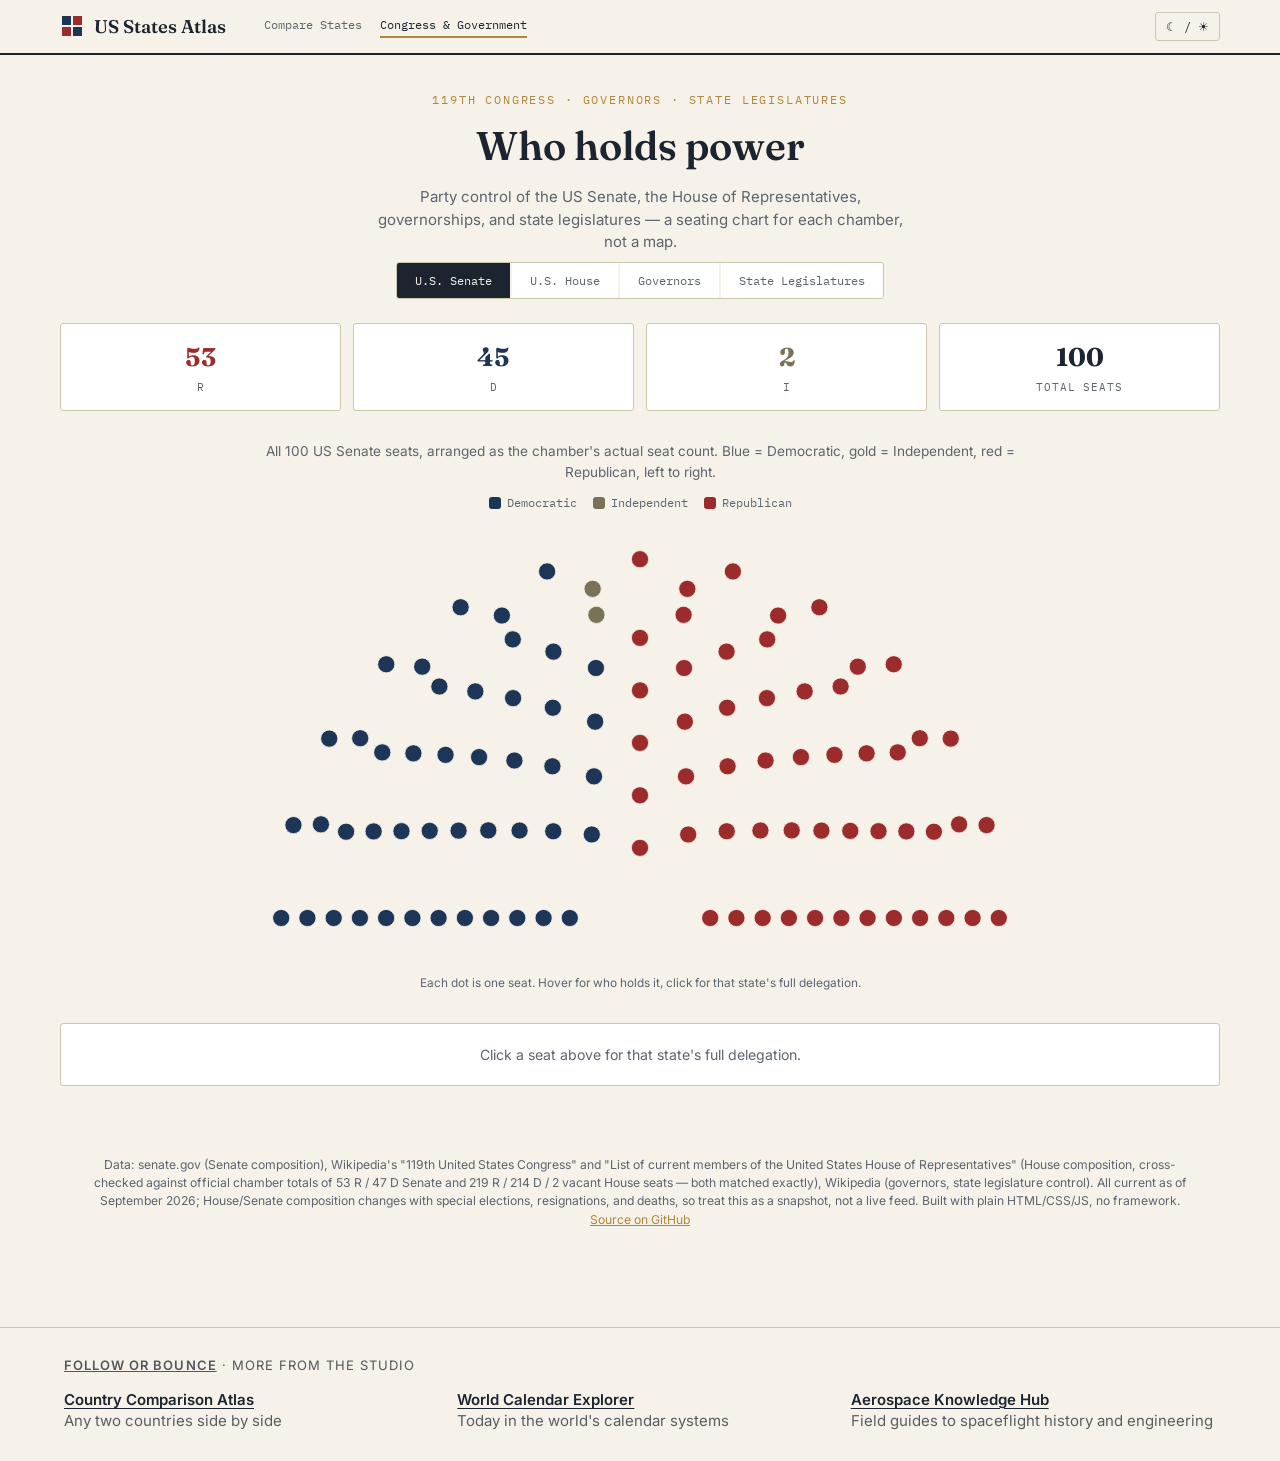
<file: government.html>
<!doctype html>
<html lang="en">
<head>
<meta charset="utf-8" />
<meta name="viewport" content="width=device-width, initial-scale=1" />
<title>Congress & Government — US States Atlas</title>
<link rel="canonical" href="https://followorbounce.github.io/us-states-atlas/government">
<meta property="og:type" content="website">
<meta property="og:site_name" content="US States Atlas">
<meta property="og:title" content="Congress &amp; Government — US States Atlas">
<meta property="og:url" content="https://followorbounce.github.io/us-states-atlas/government">
<meta property="og:description" content="A parliamentary seat chart for party control of the US Senate, House, governorships, and state legislatures.">
<meta property="og:image" content="https://followorbounce.github.io/us-states-atlas/og/government.jpg">
<meta property="og:image:width" content="1200">
<meta property="og:image:height" content="630">
<meta property="og:image:alt" content="Congress &amp; Government — US States Atlas">
<meta name="twitter:card" content="summary_large_image">
<meta name="twitter:image" content="https://followorbounce.github.io/us-states-atlas/og/government.jpg">
<meta name="description" content="A parliamentary seat chart for party control of the US Senate, House, governorships, and state legislatures." />
<link rel="preconnect" href="https://fonts.googleapis.com" />
<link rel="preconnect" href="https://fonts.gstatic.com" crossorigin />
<link href="https://fonts.googleapis.com/css2?family=Fraunces:wght@500;600;700&family=Inter:wght@400;500;600;700&family=IBM+Plex+Mono:wght@400;500;700&display=swap" rel="stylesheet" />
<link rel="stylesheet" href="style.css" />
<script defer src="https://static.cloudflareinsights.com/beacon.min.js" data-cf-beacon='{"token": "bba4e16a7d9b4d9985eda0cda2624e60"}'></script>
<!-- fob-ga --><script async src="https://www.googletagmanager.com/gtag/js?id=G-CE86H6X7Z7"></script>
<script>window.dataLayer=window.dataLayer||[];function gtag(){dataLayer.push(arguments);}gtag('js',new Date());gtag('config','G-CE86H6X7Z7');</script><!-- /fob-ga -->
</head>
<body>
<header class="topbar">
  <div class="topbar-inner">
    <a class="brand" href="index.html">
      <svg class="glyph" viewBox="0 0 24 24" fill="none" xmlns="http://www.w3.org/2000/svg">
        <rect x="2" y="2" width="9" height="9" fill="#1d3557"/>
        <rect x="13" y="2" width="9" height="9" fill="#9c2b2b"/>
        <rect x="2" y="13" width="9" height="9" fill="#9c2b2b"/>
        <rect x="13" y="13" width="9" height="9" fill="#1d3557"/>
      </svg>
      US States Atlas
    </a>
    <nav class="site-nav">
      <a href="index.html">Compare States</a>
      <a href="government.html" class="active">Congress &amp; Government</a>
    </nav>
    <button class="theme-toggle" id="themeToggle" type="button">☾ / ☀</button>
  </div>
</header>

<main class="wrap">
  <section class="hero">
    <div class="eyebrow">119th Congress · governors · state legislatures</div>
    <h1>Who holds power</h1>
    <p>Party control of the US Senate, the House of Representatives, governorships, and state legislatures — a seating chart for each chamber, not a map.</p>
  </section>

  <section class="layer-toggle" role="group" aria-label="Chamber / institution">
    <button type="button" class="layer-btn active" data-layer="senate">U.S. Senate</button>
    <button type="button" class="layer-btn" data-layer="house">U.S. House</button>
    <button type="button" class="layer-btn" data-layer="governor">Governors</button>
    <button type="button" class="layer-btn" data-layer="legislature">State Legislatures</button>
  </section>

  <section class="gov-summary" id="govSummary"></section>

  <section class="map-section">
    <div class="map-hint" id="layerHint"></div>
    <div class="party-legend" id="partyLegend"></div>
    <div class="hemicycle-wrap">
      <svg id="hemicycle" class="hemicycle-svg" viewBox="0 0 1000 560"></svg>
    </div>
    <div class="map-caption">Each dot is one seat. Hover for who holds it, click for that state's full delegation.</div>
  </section>

  <section class="state-detail" id="stateDetail">
    <p class="state-detail-hint">Click a seat above for that state's full delegation.</p>
  </section>

  <footer>
    Data: senate.gov (Senate composition), Wikipedia's "119th United States Congress" and "List of current members of the United States House of Representatives" (House composition, cross-checked against official chamber totals of 53 R / 47 D Senate and 219 R / 214 D / 2 vacant House seats — both matched exactly), Wikipedia (governors, state legislature control). All current as of September 2026; House/Senate composition changes with special elections, resignations, and deaths, so treat this as a snapshot, not a live feed. Built with plain HTML/CSS/JS, no framework.<br />
    <a href="https://github.com/followorbounce/us-states-atlas" target="_blank" rel="noopener">Source on GitHub</a>
  </footer>
</main>

<script src="js/data/states.js"></script>
<script src="js/government.js"></script>
<!-- fob-network -->
<aside class="fob-net" aria-label="More from Follow or Bounce"><style>.fob-net{border-top:1px solid;border-color:color-mix(in srgb,currentColor 22%,transparent);margin-top:48px;padding:28px max(16px,env(safe-area-inset-right,0px)) calc(28px + env(safe-area-inset-bottom,0px)) max(16px,env(safe-area-inset-left,0px));font-size:15px;line-height:1.45;clear:both}.fob-net>div{max-width:72rem;margin:0 auto}.fob-net p{margin:0 0 14px;font-size:13px;letter-spacing:.08em;text-transform:uppercase;opacity:.75}.fob-net p a{color:inherit;font-weight:600}.fob-net ul{list-style:none;margin:0;padding:0;display:grid;grid-template-columns:repeat(auto-fit,minmax(14rem,1fr));gap:10px 28px}.fob-net li a{display:block;min-height:44px;color:inherit;text-decoration:none}.fob-net li b{display:block;font-weight:600;text-decoration:underline;text-underline-offset:3px;text-decoration-thickness:1px}.fob-net li span{display:block;opacity:.72}.fob-net a:focus-visible{outline:2px solid currentColor;outline-offset:3px}</style><div><p><a href="https://followorbounce.github.io/">Follow or Bounce</a> · more from the studio</p><ul><li><a href="https://followorbounce.github.io/country-atlas/"><b>Country Comparison Atlas</b><span>Any two countries side by side</span></a></li><li><a href="https://followorbounce.github.io/world-calendar-explorer/"><b>World Calendar Explorer</b><span>Today in the world&#x27;s calendar systems</span></a></li><li><a href="https://followorbounce.github.io/aerospace/"><b>Aerospace Knowledge Hub</b><span>Field guides to spaceflight history and engineering</span></a></li></ul></div></aside>
<!-- /fob-network -->
</body>
</html>
</file>
<file: style.css>
/* ============================================================
   US States Atlas — design system.
   "Civic blueprint / census report" aesthetic — distinct from this
   account's other comparison sites (tarot's Bauhaus look, the
   calendar's antique observatory look, country-atlas's GIS/National
   Geographic look). Navy (Side A) / brick red (Side B) on cream,
   like an official government report with a technical-schematic
   edge (fitting the tile-grid map's honestly-schematic nature).
   ============================================================ */
:root {
  --paper: #f6f2e9;
  --panel: #ffffff;
  --panel-alt: #ede6d3;
  --ink: #1c2430;
  --ink-dim: #5c6470;
  --line: #cfc6ae;

  --side-a: #1d3557;
  --side-a-soft: #dde6ef;
  --side-b: #9c2b2b;
  --side-b-soft: #f3dcdc;
  --gold: #b0863c;

  --party-d: #1d3557;
  --party-r: #9c2b2b;
  --party-i: #7a7256;
  --party-split: #6d5a8f;

  --font-display: "Fraunces", Georgia, serif;
  --font-body: "Inter", -apple-system, sans-serif;
  --font-mono: "IBM Plex Mono", monospace;

  --radius: 3px;
  --shadow: 0 2px 8px rgba(28, 36, 48, 0.12);
}

:root[data-theme="dark"] {
  --paper: #12161c;
  --panel: #1a2029;
  --panel-alt: #151a22;
  --ink: #eae6da;
  --ink-dim: #93998f4d;
  --ink-dim: #98a0aa;
  --line: #303945;
  --side-a: #5b8fc9;
  --side-a-soft: #1b2a3b;
  --side-b: #d3716b;
  --side-b-soft: #35201d;
  --gold: #cfa84f;
  --party-d: #5b8fc9;
  --party-r: #d3716b;
  --party-i: #b3a876;
  --party-split: #9a86c4;
  --shadow: 0 4px 16px rgba(0, 0, 0, 0.5);
}

@media (prefers-color-scheme: dark) {
  :root:not([data-theme="light"]) {
    --paper: #12161c;
    --panel: #1a2029;
    --panel-alt: #151a22;
    --ink: #eae6da;
    --ink-dim: #98a0aa;
    --line: #303945;
    --side-a: #5b8fc9;
    --side-a-soft: #1b2a3b;
    --side-b: #d3716b;
    --side-b-soft: #35201d;
    --gold: #cfa84f;
    --party-d: #5b8fc9;
    --party-r: #d3716b;
    --party-i: #b3a876;
    --party-split: #9a86c4;
    --shadow: 0 4px 16px rgba(0, 0, 0, 0.5);
  }
}

* { box-sizing: border-box; }

body {
  margin: 0;
  background: var(--paper);
  color: var(--ink);
  font-family: var(--font-body);
  line-height: 1.5;
}

.wrap { max-width: 1200px; margin: 0 auto; padding: 0 20px; }

.topbar {
  position: sticky; top: 0; z-index: 40;
  background: color-mix(in srgb, var(--paper) 92%, transparent);
  backdrop-filter: blur(6px);
  border-bottom: 2px solid var(--ink);
}
.topbar-inner {
  display: flex; align-items: center; gap: 14px;
  padding: 12px 20px; max-width: 1200px; margin: 0 auto;
}
.brand {
  display: flex; align-items: center; gap: 10px;
  font-family: var(--font-display); font-weight: 600;
  font-size: 1.15rem; color: var(--ink); text-decoration: none; white-space: nowrap;
}
.brand .glyph { width: 24px; height: 24px; }
.site-nav { display: flex; gap: 18px; margin-left: 24px; }
.site-nav a {
  font-family: var(--font-mono); font-size: 0.78rem; color: var(--ink-dim); text-decoration: none;
  padding-bottom: 2px; border-bottom: 2px solid transparent;
}
.site-nav a:hover { color: var(--ink); }
.site-nav a.active { color: var(--ink); border-bottom-color: var(--gold); }
.theme-toggle {
  margin-left: auto; background: transparent; border: 1px solid var(--line); color: var(--ink);
  border-radius: var(--radius); padding: 6px 10px; font-family: var(--font-mono);
  font-size: 0.72rem; cursor: pointer;
}
@media (max-width: 640px) { .site-nav { display: none; } }

.hero { padding: 36px 0 8px; text-align: center; }
.hero .eyebrow {
  font-family: var(--font-mono); font-size: 0.72rem; letter-spacing: 0.16em;
  text-transform: uppercase; color: var(--gold); margin-bottom: 8px;
}
.hero h1 { font-family: var(--font-display); font-weight: 600; font-size: clamp(1.7rem, 4.2vw, 2.5rem); margin: 0; }
.hero p { color: var(--ink-dim); max-width: 60ch; margin: 10px auto 0; font-size: 0.94rem; }

.selector-row {
  display: grid; grid-template-columns: 1fr auto 1fr; gap: 16px; align-items: stretch; margin: 26px 0;
}
@media (max-width: 720px) { .selector-row { grid-template-columns: 1fr; } .vs-badge { display: none; } }

.state-panel {
  background: var(--panel); border: 2px solid var(--line); border-radius: var(--radius);
  padding: 16px 18px; box-shadow: var(--shadow);
}
.state-panel.side-a { border-color: var(--side-a); }
.state-panel.side-b { border-color: var(--side-b); }
.panel-side-label {
  font-family: var(--font-mono); font-size: 0.66rem; letter-spacing: 0.12em; text-transform: uppercase; margin-bottom: 8px;
}
.side-a .panel-side-label { color: var(--side-a); }
.side-b .panel-side-label { color: var(--side-b); }

.state-panel select {
  width: 100%; background: var(--panel-alt); border: 1px solid var(--line); border-radius: var(--radius);
  color: var(--ink); padding: 8px 10px; font-family: var(--font-body); font-size: 0.92rem; margin-bottom: 12px;
}

.state-card { display: flex; gap: 12px; align-items: center; }
.state-card .abbr-badge {
  font-family: var(--font-mono); font-weight: 700; font-size: 1.1rem;
  width: 48px; height: 48px; border-radius: 50%; flex-shrink: 0;
  display: flex; align-items: center; justify-content: center; color: #fff;
}
.side-a .abbr-badge { background: var(--side-a); }
.side-b .abbr-badge { background: var(--side-b); }
.state-card h2 { font-family: var(--font-display); font-weight: 600; font-size: 1.2rem; margin: 0 0 4px; }
.state-card .basics { font-size: 0.82rem; color: var(--ink-dim); display: grid; gap: 2px; }
.state-card .basics b { color: var(--ink); font-weight: 600; }

.vs-badge {
  align-self: center; font-family: var(--font-display); font-weight: 700; font-size: 1.05rem;
  color: var(--ink-dim); width: 42px; height: 42px; border-radius: 50%; border: 2px solid var(--line);
  display: flex; align-items: center; justify-content: center; background: var(--panel);
}

/* ---------- Map mode toggle ---------- */
.map-mode-toggle {
  display: flex; justify-content: center; gap: 2px; margin: 0 auto 14px; width: fit-content;
  border: 1px solid var(--line); border-radius: var(--radius); overflow: hidden;
}
.map-mode-btn {
  background: var(--panel); border: none; color: var(--ink-dim); cursor: pointer;
  font-family: var(--font-mono); font-size: 0.74rem; padding: 8px 16px;
}
.map-mode-btn.active { background: var(--ink); color: var(--paper); }
:root[data-theme="dark"] .map-mode-btn.active { background: var(--gold); color: #12161c; }
@media (prefers-color-scheme: dark) {
  :root:not([data-theme="light"]) .map-mode-btn.active { background: var(--gold); color: #12161c; }
}

/* ---------- Tile grid map ---------- */
.map-section { margin: 30px 0; }
.map-hint { font-size: 0.85rem; color: var(--ink-dim); margin-bottom: 12px; text-align: center; max-width: 760px; margin-left: auto; margin-right: auto; }
.map-hint b { color: var(--ink); }
.map-hint code { font-family: var(--font-mono); font-size: 0.85em; }
.tile-grid {
  display: grid; gap: 3px; max-width: 720px; margin: 0 auto;
  grid-template-columns: repeat(12, 1fr);
}
.tile-grid[hidden], .geo-map[hidden] { display: none; }
.tile {
  aspect-ratio: 1; background: var(--panel-alt); border: 1px solid var(--line);
  display: flex; align-items: center; justify-content: center; cursor: pointer;
  font-family: var(--font-mono); font-size: 0.72rem; font-weight: 700; color: var(--ink-dim);
  border-radius: 2px; transition: transform 0.1s ease;
  position: relative;
}
.tile:hover { transform: scale(1.08); z-index: 5; border-color: var(--ink); color: var(--ink); }
.tile.is-a { background: var(--side-a); color: #fff; border-color: var(--side-a); }
.tile.is-b { background: var(--side-b); color: #fff; border-color: var(--side-b); }
.tile.is-a.is-b { background: linear-gradient(135deg, var(--side-a) 50%, var(--side-b) 50%); }
.map-caption { text-align: center; font-size: 0.74rem; color: var(--ink-dim); margin-top: 10px; }

/* ---------- Geographic map ---------- */
.geo-map { max-width: 800px; margin: 0 auto; }
.geo-svg { width: 100%; height: auto; display: block; }
.geo-state {
  fill: var(--panel-alt); stroke: var(--line); stroke-width: 1; cursor: pointer;
  transition: fill 0.12s ease;
}
.geo-state:hover { fill: var(--line); }
.geo-state.is-a { fill: var(--side-a); }
.geo-state.is-b { fill: var(--side-b); }
.geo-error { text-align: center; color: var(--ink-dim); font-size: 0.85rem; padding: 30px 0; }

/* ---------- Government page: layer toggle ---------- */
.layer-toggle {
  display: flex; flex-wrap: wrap; justify-content: center; gap: 2px; margin: 0 auto 24px; width: fit-content;
  border: 1px solid var(--line); border-radius: var(--radius); overflow: hidden;
}
.layer-btn {
  background: var(--panel); border: none; color: var(--ink-dim); cursor: pointer;
  font-family: var(--font-mono); font-size: 0.76rem; padding: 10px 18px;
}
.layer-btn.active { background: var(--ink); color: var(--paper); }
:root[data-theme="dark"] .layer-btn.active { background: var(--gold); color: #12161c; }
@media (prefers-color-scheme: dark) {
  :root:not([data-theme="light"]) .layer-btn.active { background: var(--gold); color: #12161c; }
}

/* ---------- Government page: summary stat cards ---------- */
.gov-summary {
  display: grid; grid-template-columns: repeat(auto-fit, minmax(160px, 1fr)); gap: 12px; margin-bottom: 26px;
}
.gov-stat {
  background: var(--panel); border: 1px solid var(--line); border-radius: var(--radius); padding: 14px 16px; text-align: center;
}
.gov-stat .n { font-family: var(--font-display); font-weight: 700; font-size: 1.6rem; }
.gov-stat .lbl { font-family: var(--font-mono); font-size: 0.66rem; letter-spacing: 0.08em; text-transform: uppercase; color: var(--ink-dim); margin-top: 4px; }
.gov-stat .n.r { color: var(--party-r); }
.gov-stat .n.d { color: var(--party-d); }
.gov-stat .n.i { color: var(--party-i); }

/* ---------- Government page: party legend ---------- */
.party-legend {
  display: flex; flex-wrap: wrap; justify-content: center; gap: 16px; margin-bottom: 16px;
  font-family: var(--font-mono); font-size: 0.76rem; color: var(--ink-dim);
}
.party-legend .swatch { display: inline-flex; align-items: center; gap: 6px; }
.party-legend .dot { width: 12px; height: 12px; border-radius: 3px; display: inline-block; }

/* ---------- Government page: state detail panel ---------- */
.state-detail {
  background: var(--panel); border: 1px solid var(--line); border-radius: var(--radius);
  padding: 20px 24px; margin: 28px 0 40px; min-height: 60px;
}
.state-detail-hint { color: var(--ink-dim); font-size: 0.88rem; text-align: center; margin: 0; }
.state-detail h2 { font-family: var(--font-display); font-size: 1.3rem; margin: 0 0 12px; }
.state-detail .detail-grid { display: grid; grid-template-columns: repeat(auto-fit, minmax(220px, 1fr)); gap: 10px 24px; }
.state-detail .detail-row { font-size: 0.9rem; }
.state-detail .detail-row .k { color: var(--ink-dim); font-family: var(--font-mono); font-size: 0.72rem; text-transform: uppercase; letter-spacing: 0.06em; display: block; margin-bottom: 2px; }
.state-detail .detail-row a { color: var(--gold); text-decoration: underline; }
.state-detail .house-bar { display: flex; height: 8px; border-radius: 4px; overflow: hidden; margin-top: 6px; border: 1px solid var(--line); }
.state-detail .house-bar .r { background: var(--party-r); }
.state-detail .house-bar .d { background: var(--party-d); }

/* ---------- Hemicycle seat chart (Congress & Government page) ---------- */
.hemicycle-wrap { max-width: 780px; margin: 0 auto; }
.hemicycle-svg { width: 100%; height: auto; display: block; }
.seat { cursor: pointer; stroke: var(--paper); stroke-width: 1; transition: transform 0.1s ease; transform-box: fill-box; transform-origin: center; }
.seat:hover { transform: scale(1.25); }
.seat.party-r { fill: var(--party-r); }
.seat.party-d { fill: var(--party-d); }
.seat.party-i { fill: var(--party-i); }
.seat.party-split { fill: var(--party-split); }
.seat.party-none { fill: var(--line); }
.seat.selected { stroke: var(--ink); stroke-width: 2.5; }

/* ---------- Scale strip ---------- */
.scale-strip {
  display: grid; grid-template-columns: repeat(auto-fit, minmax(220px, 1fr)); gap: 12px; margin: 20px 0 32px;
}
.scale-card { background: var(--panel); border: 1px solid var(--line); border-radius: var(--radius); padding: 14px 16px; }
.scale-card .label {
  font-family: var(--font-mono); font-size: 0.64rem; letter-spacing: 0.1em; text-transform: uppercase; color: var(--gold); margin-bottom: 6px;
}
.scale-card .value { font-family: var(--font-display); font-weight: 600; font-size: 1.1rem; }
.scale-bar { display: flex; height: 8px; border-radius: 4px; overflow: hidden; margin-top: 8px; border: 1px solid var(--line); }
.scale-bar .a { background: var(--side-a); }
.scale-bar .b { background: var(--side-b); }

/* ---------- Comparison table ---------- */
.compare-section { margin: 20px 0 48px; }
.compare-section h2 { font-family: var(--font-display); font-weight: 600; font-size: 1.4rem; margin: 0 0 16px; }
table.compare-table { width: 100%; border-collapse: collapse; table-layout: fixed; }
.compare-table tr { border-bottom: 1px solid var(--line); }
.compare-table td { padding: 12px 10px; vertical-align: top; }
.compare-table td.val { font-family: var(--font-mono); font-size: 0.95rem; width: 37%; white-space: normal; overflow-wrap: break-word; }
.compare-table td.val.a { color: var(--side-a); text-align: right; }
.compare-table td.val.b { color: var(--side-b); text-align: left; }
.compare-table td.val a { color: inherit; text-decoration: underline; text-decoration-color: currentColor; text-underline-offset: 2px; opacity: 0.9; }
.compare-table td.val a:hover { opacity: 1; }
.compare-table td.lbl { text-align: center; font-size: 0.8rem; color: var(--ink-dim); width: 26%; }
.compare-table td.lbl .name { color: var(--ink); font-weight: 600; display: block; }
.compare-table tr.section-row td {
  border-bottom: none; padding: 22px 10px 6px;
  font-family: var(--font-mono); font-size: 0.68rem; letter-spacing: 0.14em; text-transform: uppercase;
  color: var(--gold);
}
.compare-table tr.section-row:first-child td { padding-top: 4px; }
.compare-bar { display: flex; height: 5px; margin-top: 6px; border-radius: 3px; overflow: hidden; }
.compare-bar .a { background: var(--side-a); }
.compare-bar .b { background: var(--side-b); }

footer { text-align: center; padding: 30px 20px 50px; color: var(--ink-dim); font-size: 0.76rem; }
footer a { color: var(--gold); }

@media (max-width: 640px) {
  .tile { font-size: 0.6rem; }
  .compare-table td.lbl { font-size: 0.72rem; }
  .compare-table td.val { font-size: 0.8rem; }
}
</file>
